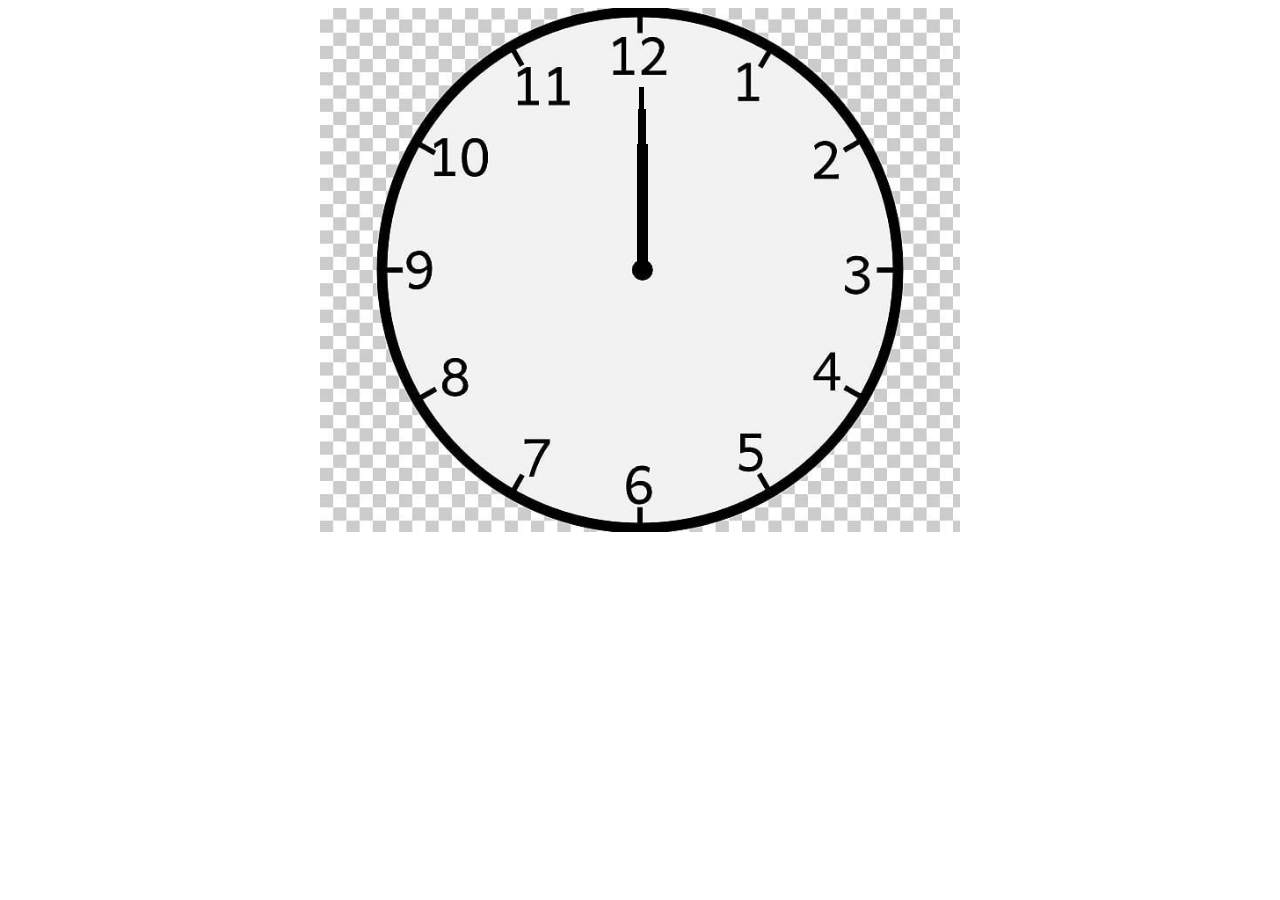
<file: Analog clock/index.html>
<!DOCTYPE html>
<html lang="en">
<head>
    <meta charset="UTF-8">
    <meta name="viewport" content="width=device-width, initial-scale=1.0">
    <title>Analog clock</title>
       <link rel="stylesheet" href="style.css">
</head>
<body>
    <div class="clock">
        <img src="clock.jpg" alt="">
        <div class="hours"></div>
        <div class="minutes"></div>
        <div class="seconds"></div>
    </div>
    <script src="script.js"></script>
</body>
</html>
</file>
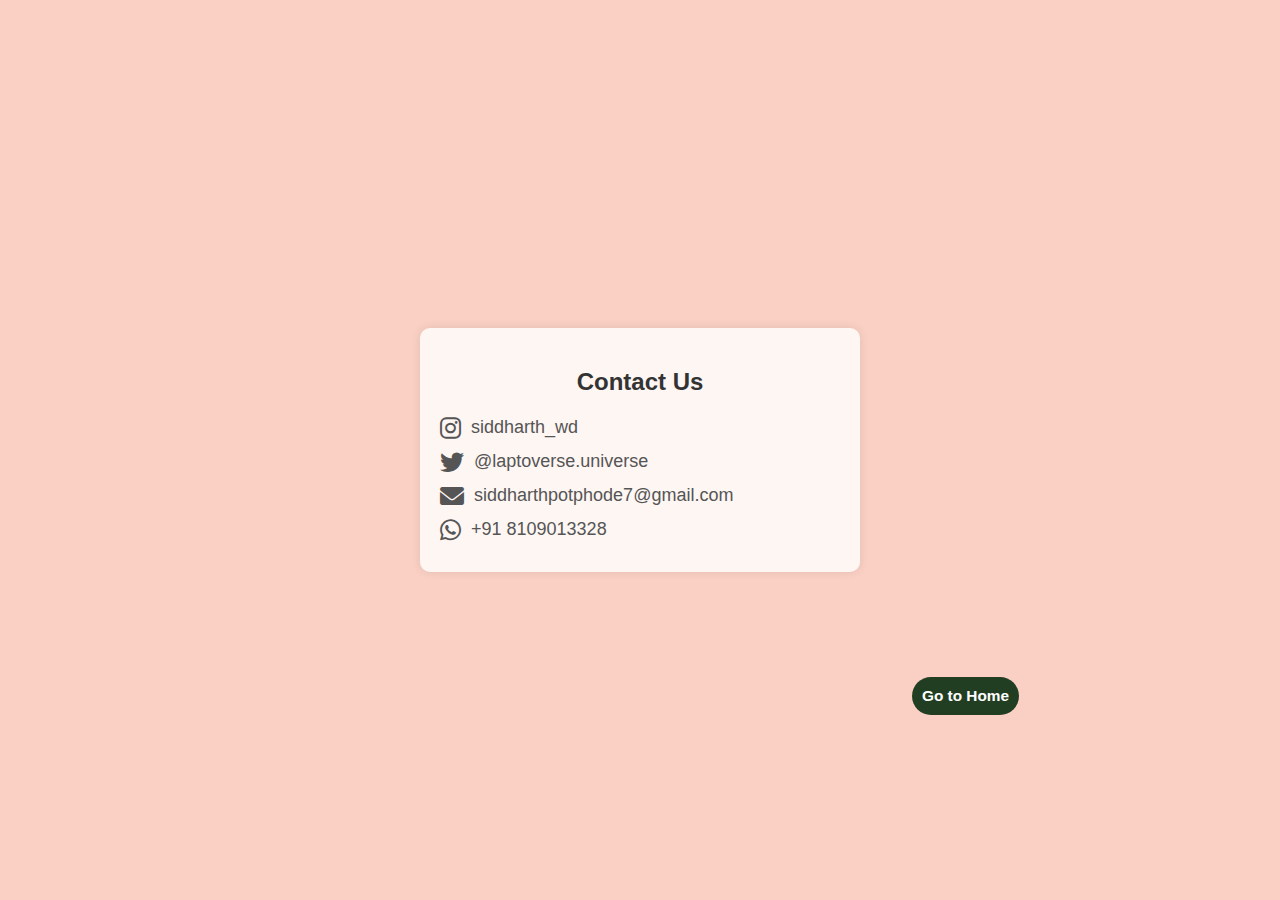
<file: Laptoverse/contact.html>
<!DOCTYPE html>
<html lang="en">
<head>
    <meta charset="UTF-8">
    <meta name="viewport" content="width=device-width, initial-scale=1.0">
    <title>Contact Us - Laptoverse</title>
    <!-- Font Awesome for icons -->
    <link rel="stylesheet" href="https://cdnjs.cloudflare.com/ajax/libs/font-awesome/6.0.0-beta3/css/all.min.css">
    <style>
        body {
            background: linear-gradient(45deg, #ff9a9e, #fad0c4, #fad0c4, #fad0c4, #a18cd1);
            background-size: 400% 400%;
            animation: gradient 15s ease infinite;
            font-family: Arial, sans-serif;
            display: flex;
            justify-content: center;
            align-items: center;
            height: 100vh;
            margin: 0;
        }

        @keyframes gradient {
            0% { background-position: 0% 50%; }
            50% { background-position: 100% 50%; }
            100% { background-position: 0% 50%; }
        }

        .contact-container {
            background: rgba(255, 255, 255, 0.8);
            padding: 20px;
            border-radius: 10px;
            box-shadow: 0 0 10px rgba(0, 0, 0, 0.1);
            text-align: center;
            max-width: 400px;
            width: 100%;
            position: relative;
        }

        .contact-container h2 {
            color: #333;
            margin-bottom: 20px;
            cursor: default;
        }

        .contact-container a {
            display: flex;
            align-items: center;
            text-decoration: none;
            color: #555;
            margin: 10px 0;
            font-size: 18px;
        }

        .contact-container a:hover {
            color: #000;
        }

        .contact-container i {
            margin-right: 10px;
            font-size: 24px;
        }
        .toHome{
            display: flex;
        }
        .toHome {
            display: flex;
            justify-content:flex-end;
            align-items:flex-end;
            border: none;
            font-size: 1.2vw;
            outline: none;
            text-decoration: none;
            position: absolute;
            bottom: 20vh;
            right: 20vw;
            background-color: rgb(34, 62, 34);
             cursor: pointer;
            margin: 5px;
            padding: 10px;
            border-radius: 20px;
            color: white;
            font-weight: bold;
        }
    </style>
</head>
<body>
    <div class="contact-container">
        <h2>Contact Us</h2>
        <a href="https://instagram.com/your_instagram_username" target="_blank">
            <i class="fab fa-instagram"></i>siddharth_wd
        </a>
        <a href="https://twitter.com/your_twitter_username" target="_blank">
            <i class="fab fa-twitter"></i>  @laptoverse.universe
        </a>
        <a href="mailto:your_email@example.com">
            <i class="fas fa-envelope"></i> siddharthpotphode7@gmail.com
        </a>
        <a href="https://wa.me/your_whatsapp_number" target="_blank">
            <i class="fab fa-whatsapp"></i> +91 8109013328
        </a>
    </div>
    <a href="home.html">
        <button class="toHome">Go to Home</button>
    </a>
</body>
</html>
</file>
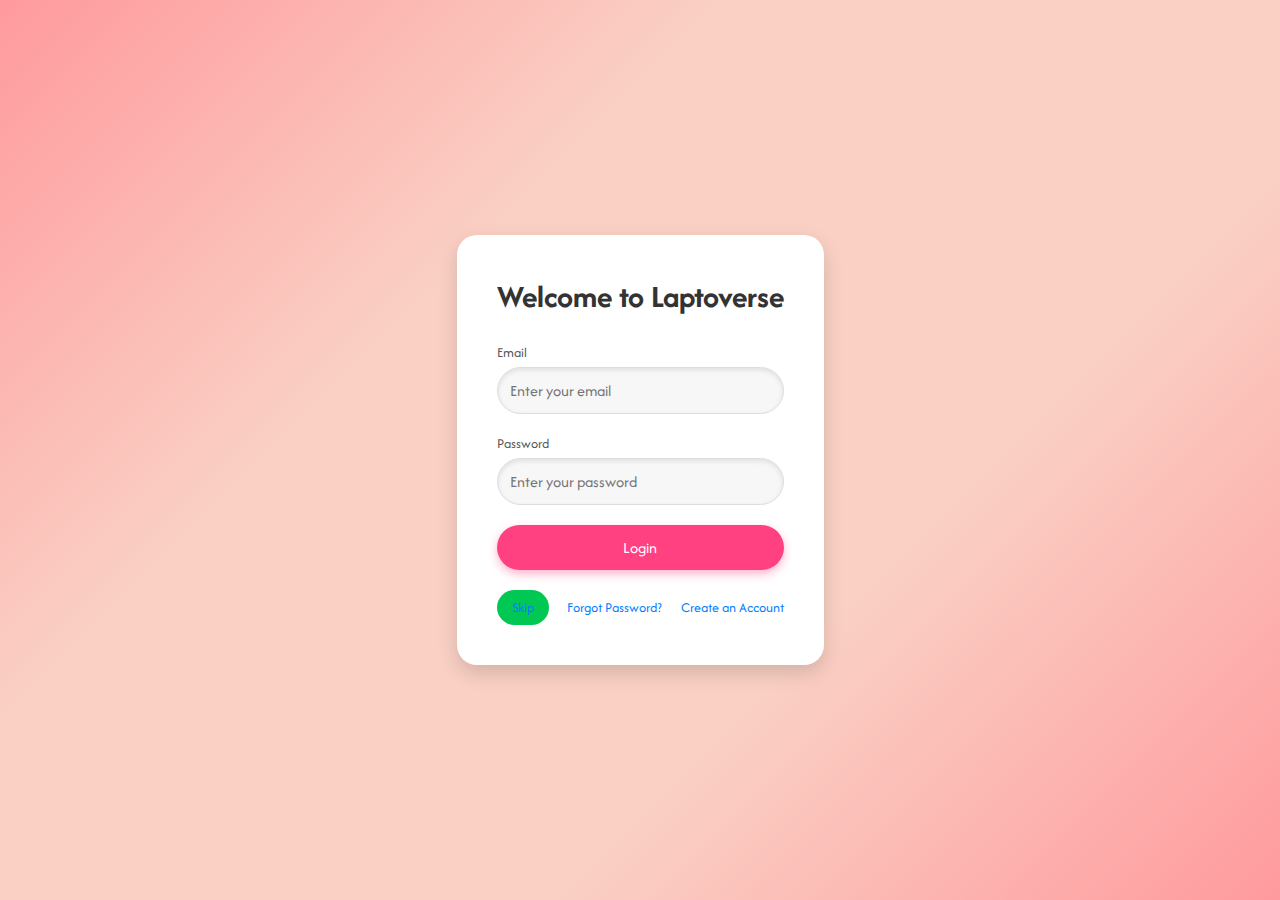
<file: Laptoverse/login.html>
<!DOCTYPE html>
<html lang="en">
<head>
    <meta charset="UTF-8">
    <meta name="viewport" content="width=device-width, initial-scale=1.0">
    <title>Laptoverse - Login</title>
    <link rel="stylesheet" href="CSS\login.css">
</head>
<body>
    <div class="login-container">
        <div class="login-box">
            <h2>Welcome to Laptoverse</h2>
            <form>
                <div class="input-group">
                    <label for="email">Email</label>
                    <input type="email" id="email" name="email" placeholder="Enter your email" required>
                </div>
                <div class="input-group">
                    <label for="password">Password</label>
                    <input type="password" id="password" name="password" placeholder="Enter your password" required>
                </div>
                <div class="input-group">
                    <button type="submit" class="login-btn">Login</button>
                </div>
                <div class="links">
                    <a href="home.html" class="skip-btn">Skip</a>
                    <a href="#">Forgot Password?</a>
                    <a href="signup.html">Create an Account</a>
                </div>
            </form>
        </div>
    </div>
</body>
</html>
</file>
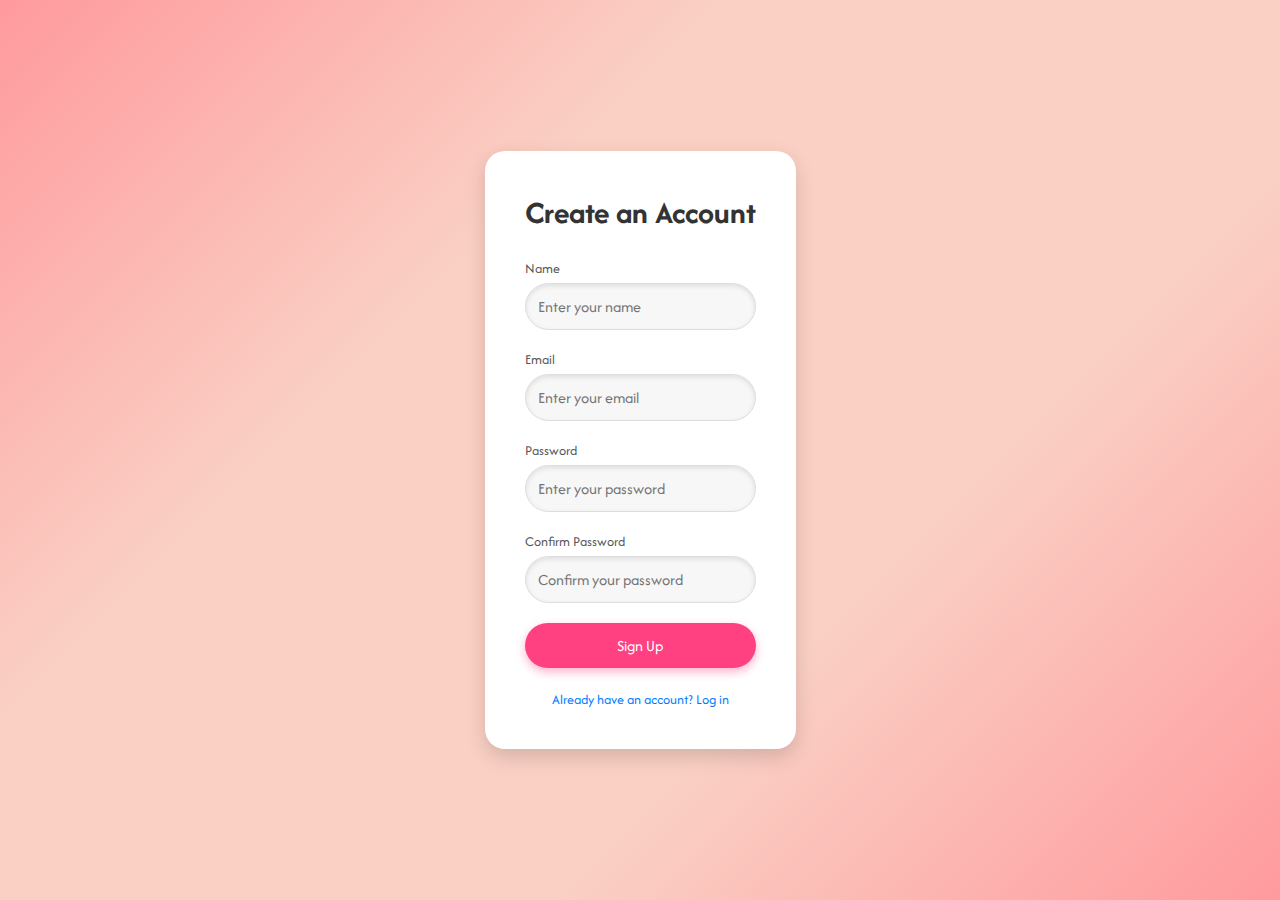
<file: Laptoverse/signup.html>
<!DOCTYPE html>
<html lang="en">
<head>
    <meta charset="UTF-8">
    <meta name="viewport" content="width=device-width, initial-scale=1.0">
    <title>Laptoverse - Sign Up</title>
    <link rel="stylesheet" href="CSS\signup.css">
</head>
<body>
    <div class="signup-container">
        <div class="signup-box">
            <h2>Create an Account</h2>
            <form>
                <div class="input-group">
                    <label for="name">Name</label>
                    <input type="text" id="name" name="name" placeholder="Enter your name" required>
                </div>
                <div class="input-group">
                    <label for="email">Email</label>
                    <input type="email" id="email" name="email" placeholder="Enter your email" required>
                </div>
                <div class="input-group">
                    <label for="password">Password</label>
                    <input type="password" id="password" name="password" placeholder="Enter your password" required>
                </div>
                <div class="input-group">
                    <label for="confirm-password">Confirm Password</label>
                    <input type="password" id="confirm-password" name="confirm-password" placeholder="Confirm your password" required>
                </div>
                <div class="input-group">
                    <button type="submit" class="signup-btn">Sign Up</button>
                </div>
                <div class="links">
                    <a href="login.html" class="login-link">Already have an account? Log in</a>
                </div>
            </form>
        </div>
    </div>
</body>
</html>
</file>
<file: Analog clock/style.css>
.clock {
display: flex;
justify-content: center;
align-self: center;
    /* margin: auto;
    /* width: 60vw;
    height: 60vw; */ 
    position: relative;
}
.clock img{
width: 50vw;
}

.hours,
.minutes,
.seconds {
    position: absolute;
    background-color: black;
  transform-origin: bottom;
}

.hours {
    top: 26%;
    left: 49.8%;
    width: .8%;
    height: 24%;
    /* display: none; */

}

.minutes {
    top: 19.2%;
    left: 49.85%;
    width: .6%;
    height: 30%;
    /* border: 1px solid red; */
}

.seconds {
    top: 15%;
    left: 49.95%;
    width: .4%;
    height: 35%;
    /* display: none; */
}
</file>
